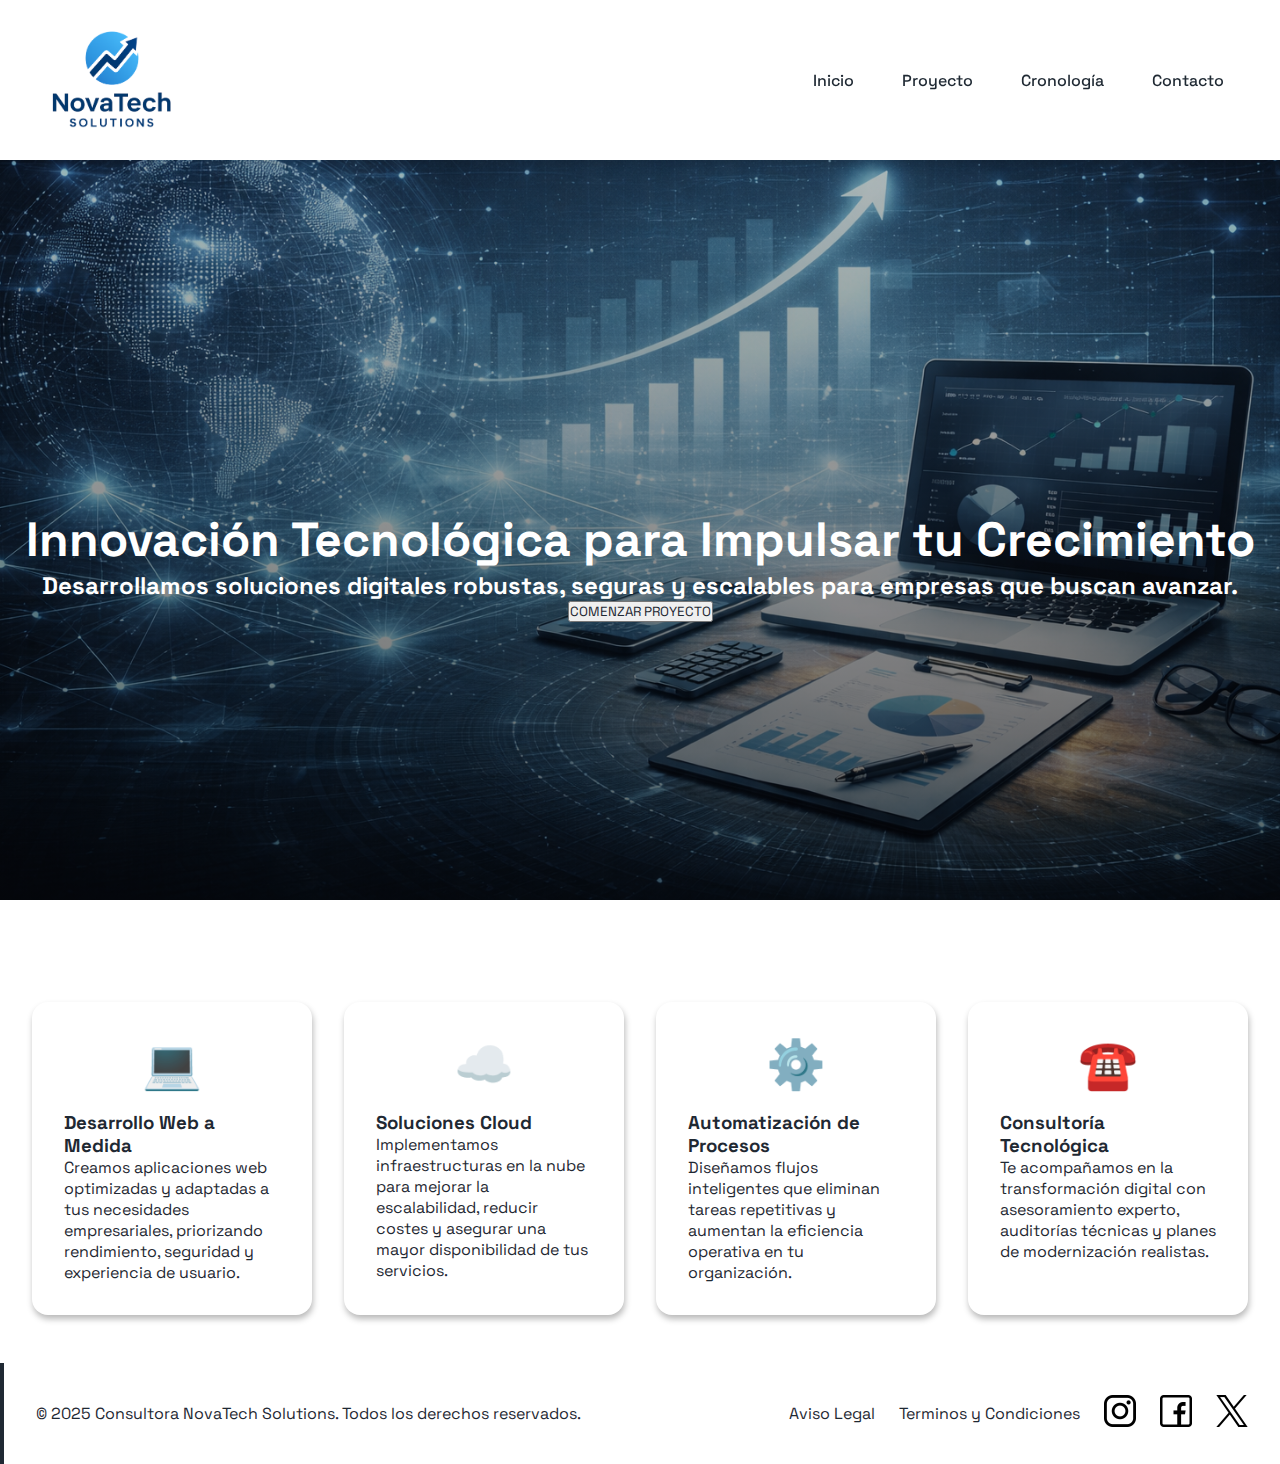
<file: index.html>
<!DOCTYPE html>
<html lang="en">

<head>
    <!-- METADATOS -->
    <meta charset="UTF-8">
    <meta name="viewport" content="width=device-width, initial-scale=1.0">
    <meta name="description"
        content="NovaTech Solutions desarrolla sistemas de gestión de reservas personalizados para empresas. Soluciones tecnológicas innovadoras con soporte 24/7.">
    <link rel="icon" href="img/icono_consultora.svg">
    <link rel="stylesheet" href="./css/style.css">
    <link href="https://fonts.googleapis.com/css2?family=Space+Grotesk:wght@300..700&display=swap" rel="stylesheet">
    <title>NovaTech Solutions</title>
</head>

<body>

    <!-- HEADER -->
    <header>
        <img src="img/logo_consultora.png" alt="Logo de la consultora">
        <nav>
            <ul>
                <li><a href="index.html">Inicio</a></li>
                <li><a href="proyecto-reservas.html">Proyecto</a></li>
                <li><a href="cronologia.html">Cronología</a></li>
                <li><a href="contacto.html">Contacto</a></li>
            </ul>
        </nav>
    </header>

    <main>
        <!-- HERO -->
        <div class="hero-content">
            <h1>Innovación Tecnológica para Impulsar tu Crecimiento</h1>
            <h2>Desarrollamos soluciones digitales robustas, seguras y escalables para empresas que buscan avanzar.</h2>
            <input type="button" onclick="window.location.href='./contacto.html'" value="COMENZAR PROYECTO">
        </div>

        <!-- SERVICIOS -->
        <div class="servicios">
            <section class="servicios-ofrecidos">
                <div class="main-icono">💻</div>
                <h3>Desarrollo Web a Medida</h3>
                <p>
                    Creamos aplicaciones web optimizadas y adaptadas a tus necesidades empresariales, priorizando
                    rendimiento, seguridad y experiencia de usuario.</p>
            </section>
            <section class="servicios-ofrecidos">
                <div class="main-icono">☁️</div>
                <h3>Soluciones Cloud</h3>
                <p>Implementamos infraestructuras en la nube para mejorar la escalabilidad, reducir costes y asegurar
                    una mayor disponibilidad de tus servicios.</p>
            </section>
            <section class="servicios-ofrecidos">
                <div class="main-icono">⚙️</div>
                <h3>Automatización de Procesos</h3>
                <p>Diseñamos flujos inteligentes que eliminan tareas repetitivas y aumentan la eficiencia operativa en
                    tu organización.</p>
            </section>
            <section class="servicios-ofrecidos">
                <div class="main-icono">☎️</div>
                <h3>Consultoría Tecnológica</h3>
                <p>Te acompañamos en la transformación digital con asesoramiento experto, auditorías técnicas y planes
                    de modernización realistas.</p>
            </section>
        </div>
    </main>

    <!-- FOOTER -->
    <footer>
        <p>© 2025 Consultora NovaTech Solutions. Todos los derechos reservados.</p>
        <div>
            <p><a href="#">Aviso Legal</a></p>
            <p><a href="#">Terminos y Condiciones</a></p>
            <a href="https://www.instagram.com/" class="icono-footer"><img src="img/logo_ig.png" alt="Instagram"></a>
            <a href="https://es-es.facebook.com/" class="icono-footer"><img src="img/logo_face.png" alt="Facebook"></a>
            <a href="https://twitter.com/" class="icono-footer"><img src="img/logo_x.png" alt="X"></a>
        </div>
    </footer>

</body>

</html>
</file>
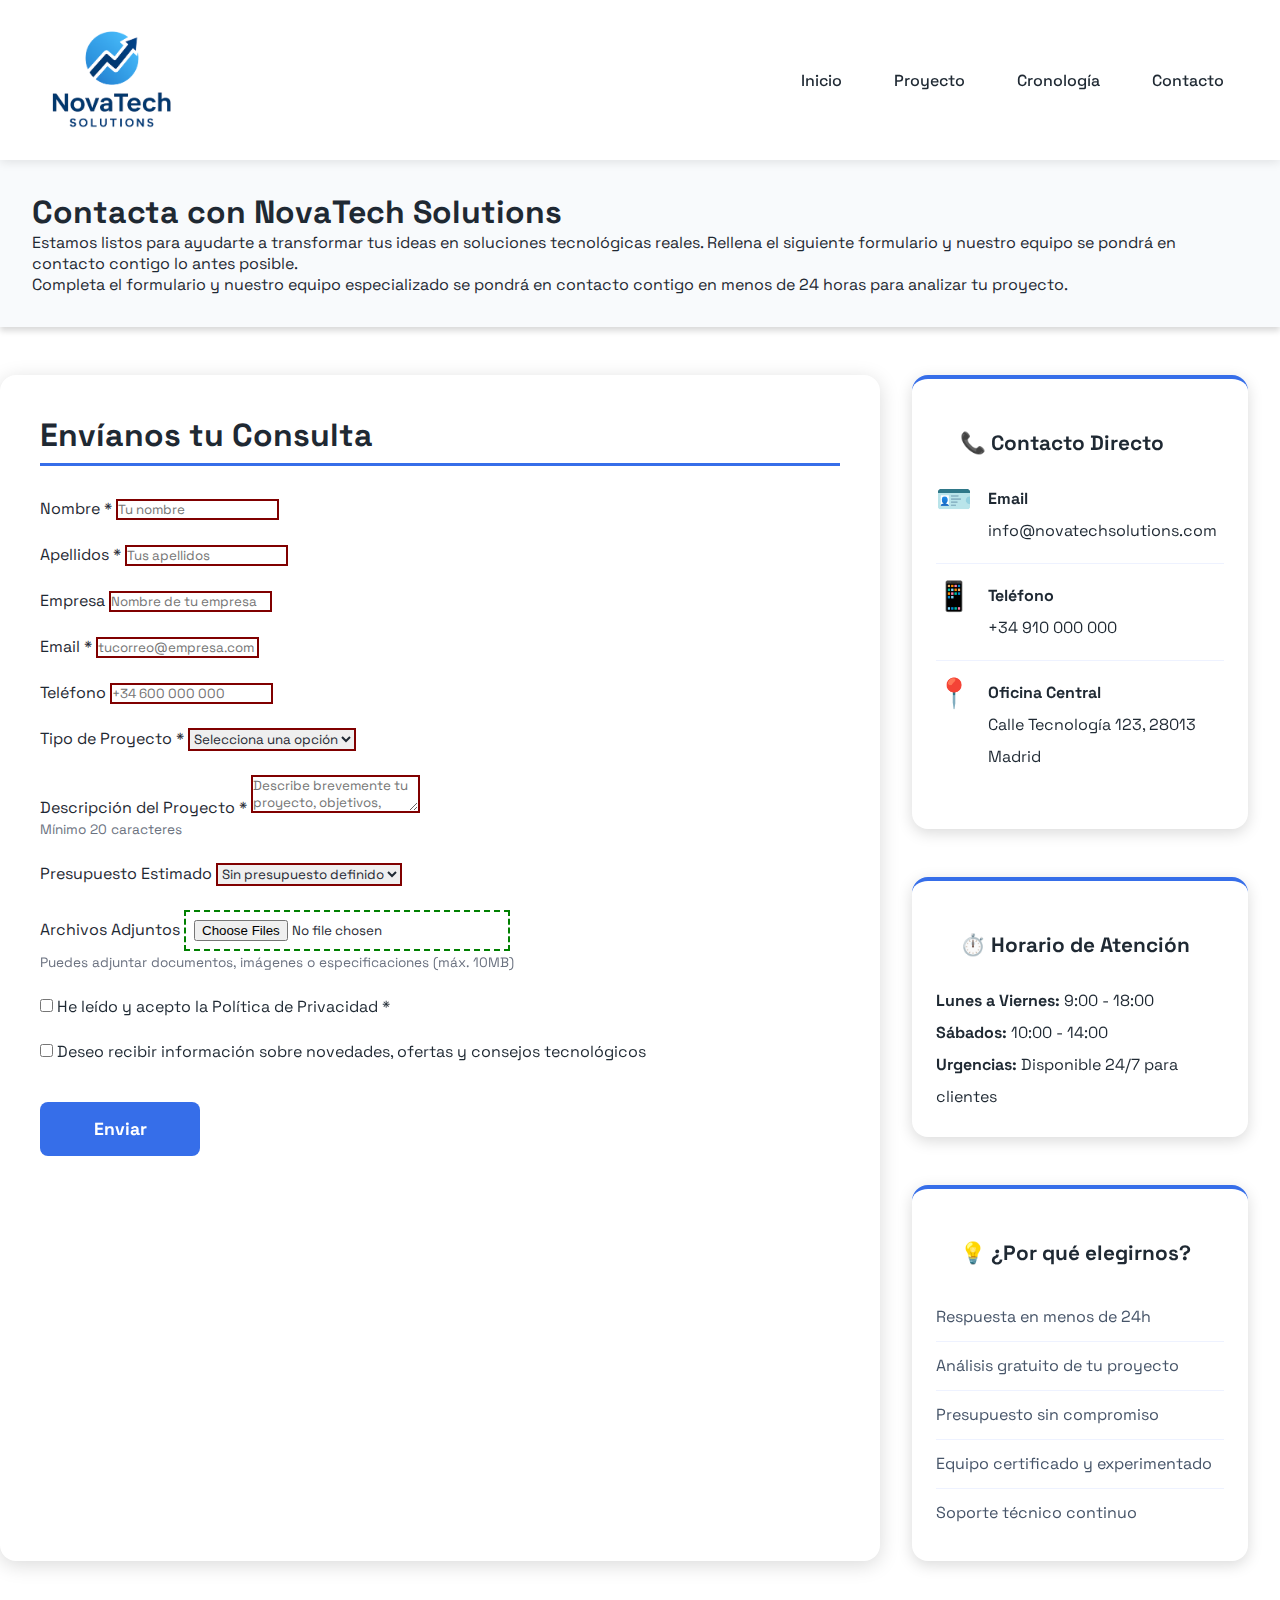
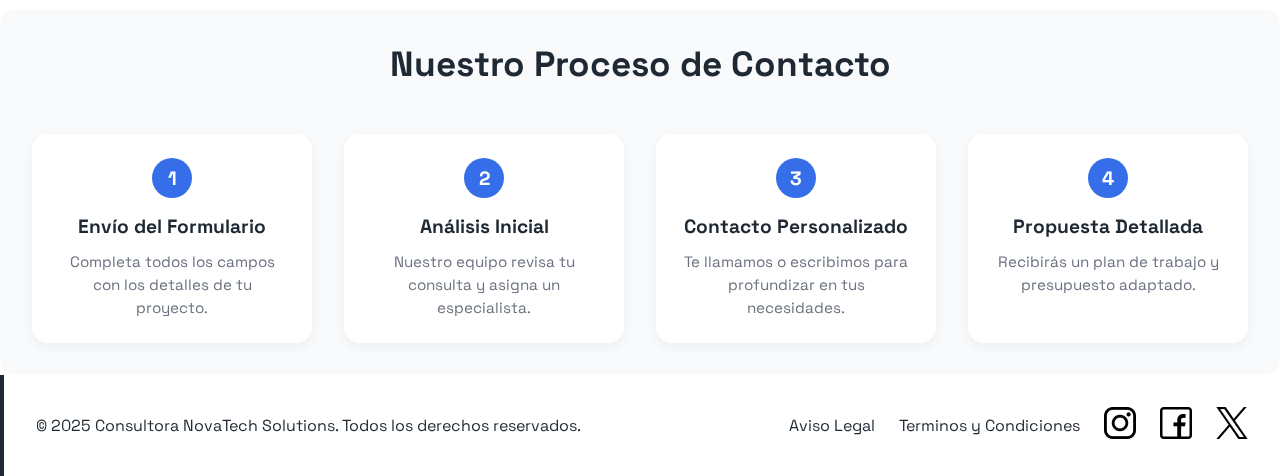
<file: contacto.html>
<!DOCTYPE html>
<html lang="en">

<head>
    <!-- METADATOS -->
    <meta charset="UTF-8">
    <meta name="viewport" content="width=device-width, initial-scale=1.0">
    <link rel="icon" href="img/icono_consultora.svg">
    <link rel="stylesheet" href="./css/style.css">
    <link href="https://fonts.googleapis.com/css2?family=Space+Grotesk:wght@300..700&display=swap" rel="stylesheet">
    <title>Contacto | NovaTech Solutions</title>
</head>

<body>

    <!-- HEADER -->
    <header>
        <img src="img/logo_consultora.png" alt="Logo de la consultora">
        <nav>
            <a href="index.html">Inicio</a>
            <a href="proyecto-reservas.html">Proyecto</a>
            <a href="cronologia.html">Cronología</a>
            <a href="contacto.html">Contacto</a>
        </nav>
    </header>

    <main>
        <!-- INTRODUCCIÓN CONTACTO -->
        <div class="main-contacto">
            <h1>Contacta con NovaTech Solutions</h1>
            <p>Estamos listos para ayudarte a transformar tus ideas en soluciones tecnológicas reales.
                Rellena el siguiente formulario y nuestro equipo se pondrá en contacto contigo lo antes posible.</p>
            <p>Completa el formulario y nuestro equipo especializado se pondrá en contacto contigo en menos de 24 horas
                para analizar tu proyecto.</p>
        </div>

        <!-- CONTENEDOR FORMULARIO E INFO -->
        <div class="contenedor-contacto">
            <!-- FORMULARIO DE CONTACTO -->
            <section class="formulario-contacto">
                <h2>Envíanos tu Consulta</h2>
                <form action="morning-paper-a0fc.contry-1990.workers.dev" method="POST" enctype="multipart/form-data">

                    <!-- CAMPO NOMBRE -->
                    <div class="form-group">
                        <label for="nombre">Nombre *</label>
                        <input type="text" name="nombre" id="nombre" required placeholder="Tu nombre">
                    </div>

                    <!-- CAMPO APELLIDOS -->
                    <div class="form-group">
                        <label for="apellidos">Apellidos *</label>
                        <input type="text" name="apellidos" id="apellidos" required placeholder="Tus apellidos">
                    </div>

                    <!-- CAMPO EMPRESA -->
                    <div class="form-group">
                        <label for="empresa">Empresa</label>
                        <input type="text" name="empresa" id="empresa" required placeholder="Nombre de tu empresa">
                    </div>

                    <!-- CAMPO EMAIL -->
                    <div class="form-group">
                        <label for="email">Email *</label>
                        <input type="email" name="email" id="email" minlength="10" required
                            placeholder="tucorreo@empresa.com">
                    </div>

                    <!-- CAMPO TELÉFONO -->
                    <div class="form-group">
                        <label for="telefono">Teléfono</label>
                        <input type="tel" name="telefono" id="telefono" required placeholder="+34 600 000 000">
                    </div>

                    <!-- SELECT TIPO DE PROYECTO -->
                    <div class="form-group">
                        <label for="tipo-proyecto">Tipo de Proyecto *</label>
                        <select name="tipo-proyecto" id="tipo-proyecto" required>
                            <option value="" disabled selected>Selecciona una opción</option>
                            <option value="desarrollo-web">Desarrollo Web</option>
                            <option value="aplicacion-movil">Aplicación Móvil</option>
                            <option value="cloud">Soluciones Cloud</option>
                            <option value="automatizacion">Automatización</option>
                            <option value="consultoria">Consultoría</option>
                            <option value="otros">Otros</option>
                        </select>
                    </div>

                    <!-- TEXTAREA DESCRIPCIÓN (MÍNIMO 20 CARACTERES) -->
                    <div class="form-group">
                        <label for="motivo">Descripción del Proyecto *</label>
                        <textarea name="motivo" id="motivo" minlength="20" required
                            placeholder="Describe brevemente tu proyecto, objetivos, timeline estimado y cualquier requisito específico..."></textarea><br>
                        <span id="requerimiento">Mínimo 20 caracteres</span>
                    </div>

                    <!-- SELECT PRESUPUESTO -->
                    <div class="form-group">
                        <label for="presupuesto">Presupuesto Estimado</label>
                        <select name="presupuesto" required>
                            <option value="" selected>Sin presupuesto definido</option>
                            <option value="menos-5k">Menos de 5.000€</option>
                            <option value="5k-15k">5.000€ - 15.000€</option>
                            <option value="15k-30k">15.000€ - 30.000€</option>
                            <option value="30k-50k">30.000€ - 50.000€</option>
                            <option value="mas-50k">Más de 50.000€</option>
                        </select>
                    </div>

                    <!-- INPUT ARCHIVOS (OPCIONAL, MÚLTIPLES) -->
                    <div class="form-group">
                        <label for="archivos">Archivos Adjuntos</label>
                        <input type="file" name="archivos" multiple> <br>
                        <span id="requerimiento">Puedes adjuntar documentos, imágenes o especificaciones (máx.
                            10MB)</span>
                    </div>

                    <!-- CHECKBOX POLÍTICA DE PRIVACIDAD -->
                    <div class="form-group">
                        <input type="checkbox" name="privacidad" required>
                        <label for="privacidad">
                            He leído y acepto la <a href="#" target="_blank">Política de Privacidad</a> *
                        </label>
                    </div>

                    <!-- CHECKBOX NEWSLETTER -->
                    <div class="form-group">
                        <input type="checkbox" name="newsletter">
                        <label for="newsletter">
                            Deseo recibir información sobre novedades, ofertas y consejos tecnológicos
                        </label>
                    </div>

                    <!-- BOTÓN ENVIAR (SUBMIT) -->
                    <button type="submit" class="btn-enviar">Enviar</button>
                </form>
            </section>

            <!-- INFO DE CONTACTO -->
            <aside class="info-contacto">
                <div class="info-card">
                    <h3>📞 Contacto Directo</h3>
                    <div class="contacto-item">
                        <span>🪪</span>
                        <div>
                            <strong>Email</strong>
                            <p>info@novatechsolutions.com</p>
                        </div>
                    </div>

                    <div class="contacto-item">
                        <span>📱</span>
                        <div>
                            <strong>Teléfono</strong>
                            <p>+34 910 000 000</p>
                        </div>
                    </div>

                    <div class="contacto-item">
                        <span>📍</span>
                        <div>
                            <strong>Oficina Central</strong>
                            <p>Calle Tecnología 123, 28013 Madrid</p>
                        </div>
                    </div>
                </div>

                <div class="info-card">
                    <h3>⏱️ Horario de Atención</h3>
                    <p><strong>Lunes a Viernes:</strong> 9:00 - 18:00</p>
                    <p><strong>Sábados:</strong> 10:00 - 14:00</p>
                    <p><strong>Urgencias:</strong> Disponible 24/7 para clientes</p>
                </div>

                <div class="info-card">
                    <h3>💡 ¿Por qué elegirnos?</h3>
                    <ul>
                        <li>Respuesta en menos de 24h</li>
                        <li>Análisis gratuito de tu proyecto</li>
                        <li>Presupuesto sin compromiso</li>
                        <li>Equipo certificado y experimentado</li>
                        <li>Soporte técnico continuo</li>
                    </ul>
                </div>
            </aside>
        </div>

        <!-- PROCESO DE CONTACTO -->
        <section class="proceso-contacto">
            <h2>Nuestro Proceso de Contacto</h2>
            <div class="pasos">
                <div class="paso">
                    <span class="numero">1</span>
                    <h3>Envío del Formulario</h3>
                    <p>Completa todos los campos con los detalles de tu proyecto.</p>
                </div>

                <div class="paso">
                    <span class="numero">2</span>
                    <h3>Análisis Inicial</h3>
                    <p>Nuestro equipo revisa tu consulta y asigna un especialista.</p>
                </div>

                <div class="paso">
                    <span class="numero">3</span>
                    <h3>Contacto Personalizado</h3>
                    <p>Te llamamos o escribimos para profundizar en tus necesidades.</p>
                </div>

                <div class="paso">
                    <span class="numero">4</span>
                    <h3>Propuesta Detallada</h3>
                    <p>Recibirás un plan de trabajo y presupuesto adaptado.</p>
                </div>
            </div>
        </section>
    </main>

    <!-- FOOTER -->
    <footer>
        <p>© 2025 Consultora NovaTech Solutions. Todos los derechos reservados.</p>
        <div>
            <p><a href="#">Aviso Legal</a></p>
            <p><a href="#">Terminos y Condiciones</a></p>
            <a href="https://www.instagram.com/" class="icono-footer"><img src="img/logo_ig.png" alt="Instagram"></a>
            <a href="https://es-es.facebook.com/" class="icono-footer"><img src="img/logo_face.png" alt="Facebook"></a>
            <a href="https://twitter.com/" class="icono-footer"><img src="img/logo_x.png" alt="X"></a>
        </div>
    </footer>

</body>

</html>
</file>
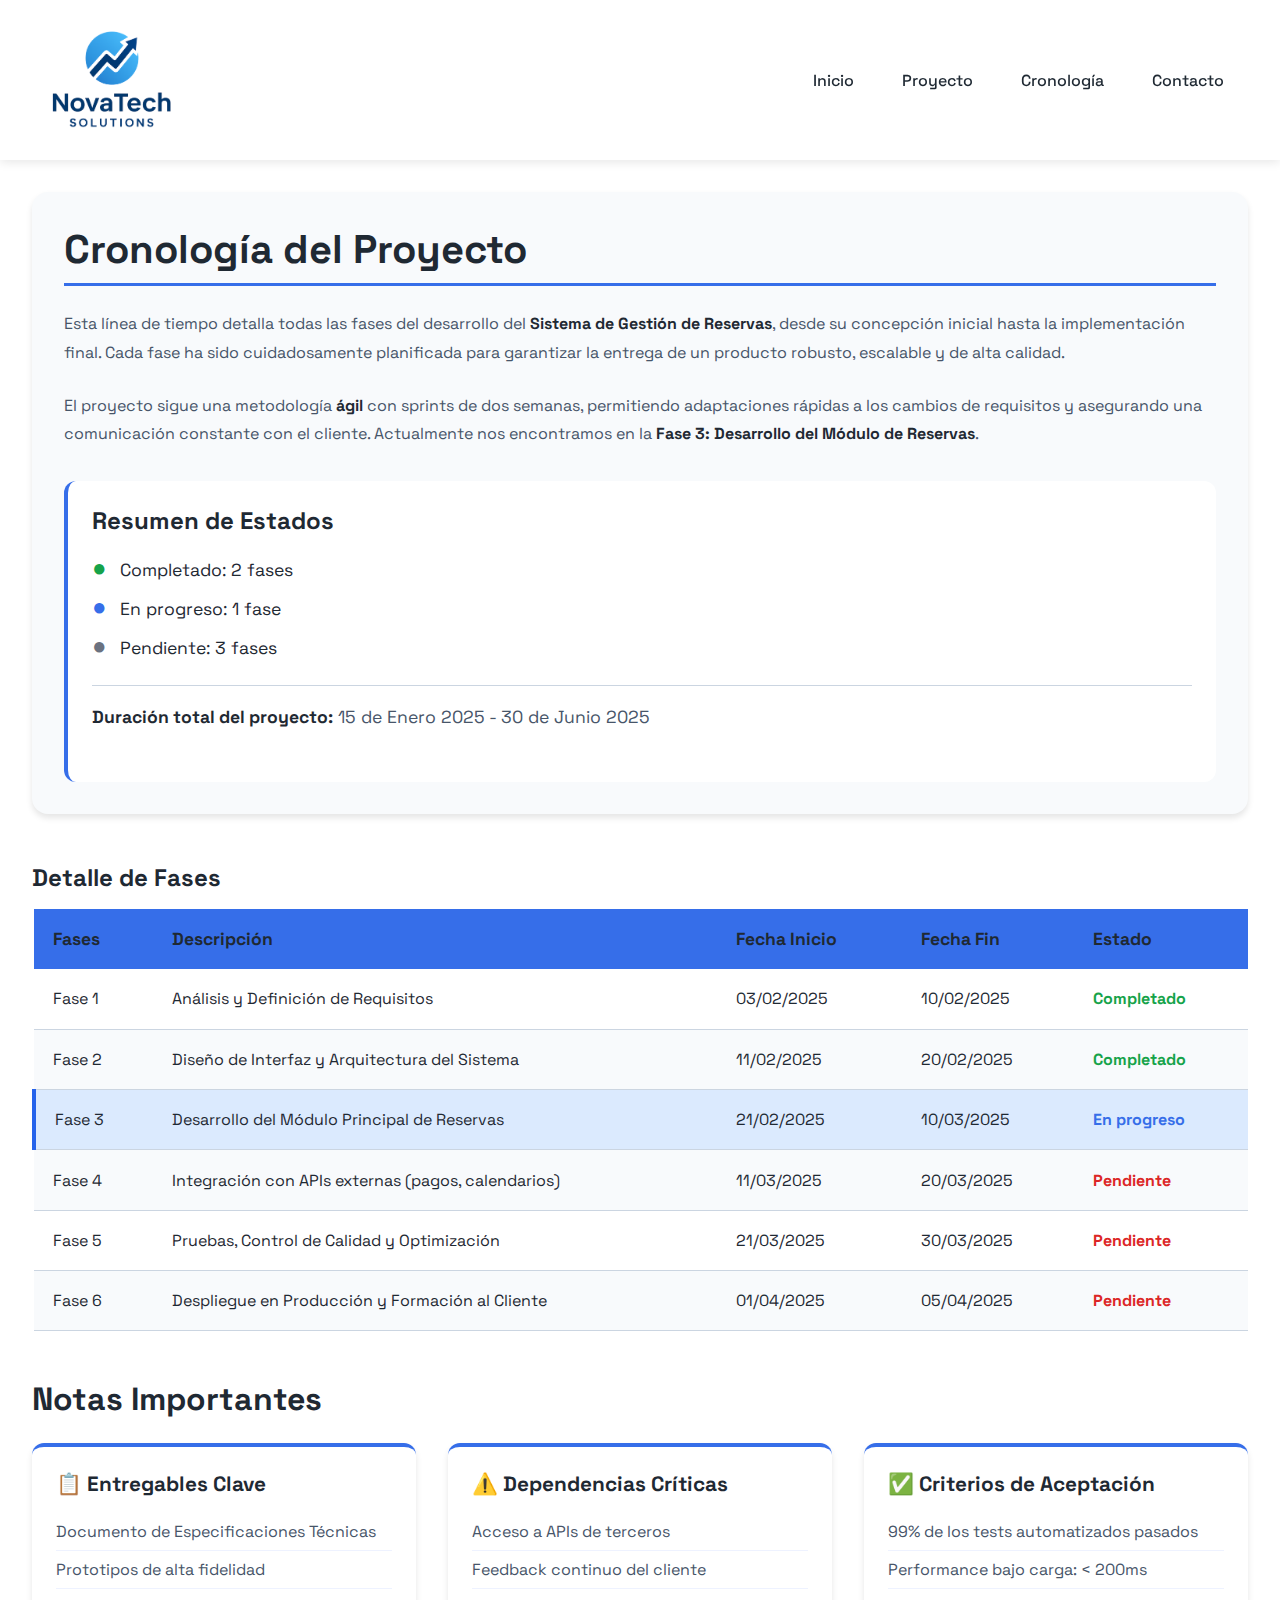
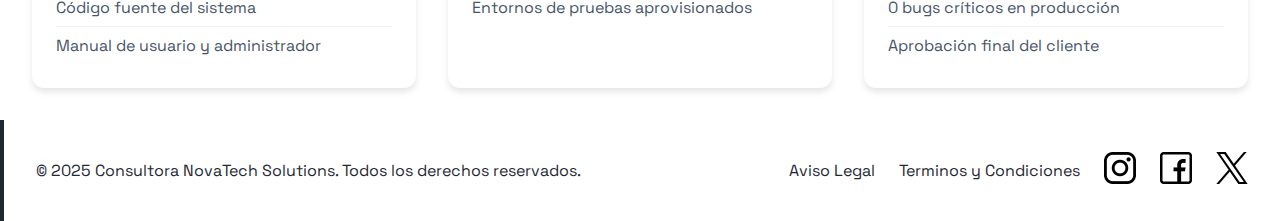
<file: cronologia.html>
<!DOCTYPE html>
<html lang="en">

<head>
    <!-- METADATOS -->
    <meta charset="UTF-8">
    <meta name="viewport" content="width=device-width, initial-scale=1.0">
    <link rel="icon" href="img/icono_consultora.svg">
    <link rel="stylesheet" href="./css/style.css">
    <link href="https://fonts.googleapis.com/css2?family=Space+Grotesk:wght@300..700&display=swap" rel="stylesheet">
    <title>Cronología | NovaTech Solutions</title>
</head>

<body>

    <!-- HEADER -->
    <header>
        <img src="img/logo_consultora.png" alt="Logo de la consultora">
        <nav>
            <ul>
                <li><a href="index.html">Inicio</a></li>
                <li><a href="proyecto-reservas.html">Proyecto</a></li>
                <li><a href="cronologia.html">Cronología</a></li>
                <li><a href="contacto.html">Contacto</a></li>
            </ul>
        </nav>
    </header>

    <main class="main-cronologia">
        <!-- DESCRIPCIÓN CRONOLOGÍA -->
        <section class="descripcion-cronologia">
            <h1>Cronología del Proyecto</h1>
            <p>Esta línea de tiempo detalla todas las fases del desarrollo del <strong>Sistema de Gestión de
                    Reservas</strong>, desde su concepción inicial hasta la implementación final. Cada fase ha sido
                cuidadosamente planificada para garantizar la entrega de un producto robusto, escalable y de alta
                calidad.</p>

            <p>El proyecto sigue una metodología <strong>ágil</strong> con sprints de dos semanas, permitiendo
                adaptaciones rápidas a los cambios de requisitos y asegurando una comunicación constante con el cliente.
                Actualmente nos encontramos en la <strong>Fase 3: Desarrollo del Módulo de Reservas</strong>.</p>

            <div class="resumen-estados">
                <h2>Resumen de Estados</h2>
                <ul>
                    <li><span class="estado completado">●</span> Completado: 2 fases</li>
                    <li><span class="estado progreso">●</span> En progreso: 1 fase</li>
                    <li><span class="estado pendiente">●</span> Pendiente: 3 fases</li>
                </ul>
                <p class="fecha-proyecto"><strong>Duración total del proyecto:</strong> 15 de Enero 2025 - 30 de Junio
                    2025</p>
            </div>
        </section>

        <!-- TABLA CRONOLOGÍA -->
        <section class="tabla-cronologia">
            <h2>Detalle de Fases</h2>
            <table>
                <thead>
                    <tr>
                        <th>Fases</th>
                        <th>Descripción</th>
                        <th>Fecha Inicio</th>
                        <th>Fecha Fin</th>
                        <th>Estado</th>
                    </tr>
                </thead>
                <tbody>
                    <tr>
                        <td>Fase 1</td>
                        <td>Análisis y Definición de Requisitos</td>
                        <td>03/02/2025</td>
                        <td>10/02/2025</td>
                        <td id="completado">Completado</td>
                    </tr>

                    <tr>
                        <td>Fase 2</td>
                        <td>Diseño de Interfaz y Arquitectura del Sistema</td>
                        <td>11/02/2025</td>
                        <td>20/02/2025</td>
                        <td id="completado">Completado</td>
                    </tr>

                    <tr>
                        <td>Fase 3</td>
                        <td>Desarrollo del Módulo Principal de Reservas</td>
                        <td>21/02/2025</td>
                        <td>10/03/2025</td>
                        <td id="en-progreso">En progreso</td>
                    </tr>

                    <tr>
                        <td>Fase 4</td>
                        <td>Integración con APIs externas (pagos, calendarios)</td>
                        <td>11/03/2025</td>
                        <td>20/03/2025</td>
                        <td id="pendiente">Pendiente</td>
                    </tr>

                    <tr>
                        <td>Fase 5</td>
                        <td>Pruebas, Control de Calidad y Optimización</td>
                        <td>21/03/2025</td>
                        <td>30/03/2025</td>
                        <td id="pendiente">Pendiente</td>
                    </tr>

                    <tr>
                        <td>Fase 6</td>
                        <td>Despliegue en Producción y Formación al Cliente</td>
                        <td>01/04/2025</td>
                        <td>05/04/2025</td>
                        <td id="pendiente">Pendiente</td>
                    </tr>
                </tbody>
            </table>
        </section>

        <!-- NOTAS IMPORTANTES -->
        <section class="notas-importantes">
            <h2>Notas Importantes</h2>
            <div class="notas-contenedor">
                <div class="nota">
                    <h3>📋 Entregables Clave</h3>
                    <ul>
                        <li>Documento de Especificaciones Técnicas</li>
                        <li>Prototipos de alta fidelidad</li>
                        <li>Código fuente del sistema</li>
                        <li>Manual de usuario y administrador</li>
                    </ul>
                </div>

                <div class="nota">
                    <h3>⚠️ Dependencias Críticas</h3>
                    <ul>
                        <li>Acceso a APIs de terceros</li>
                        <li>Feedback continuo del cliente</li>
                        <li>Entornos de pruebas aprovisionados</li>
                    </ul>
                </div>

                <div class="nota">
                    <h3>✅ Criterios de Aceptación</h3>
                    <ul>
                        <li>99% de los tests automatizados pasados</li>
                        <li>Performance bajo carga: &lt; 200ms</li>
                        <li>0 bugs críticos en producción</li>
                        <li>Aprobación final del cliente</li>
                    </ul>
                </div>
            </div>
        </section>
    </main>

    <!-- FOOTER -->
    <footer>
        <p>© 2025 Consultora NovaTech Solutions. Todos los derechos reservados.</p>
        <div>
            <p><a href="#">Aviso Legal</a></p>
            <p><a href="#">Terminos y Condiciones</a></p>
            <a href="https://www.instagram.com/" class="icono-footer"><img src="img/logo_ig.png" alt="Instagram"></a>
            <a href="https://es-es.facebook.com/" class="icono-footer"><img src="img/logo_face.png" alt="Facebook"></a>
            <a href="https://twitter.com/" class="icono-footer"><img src="img/logo_x.png" alt="X"></a>
        </div>
    </footer>

</body>

</html>
</file>
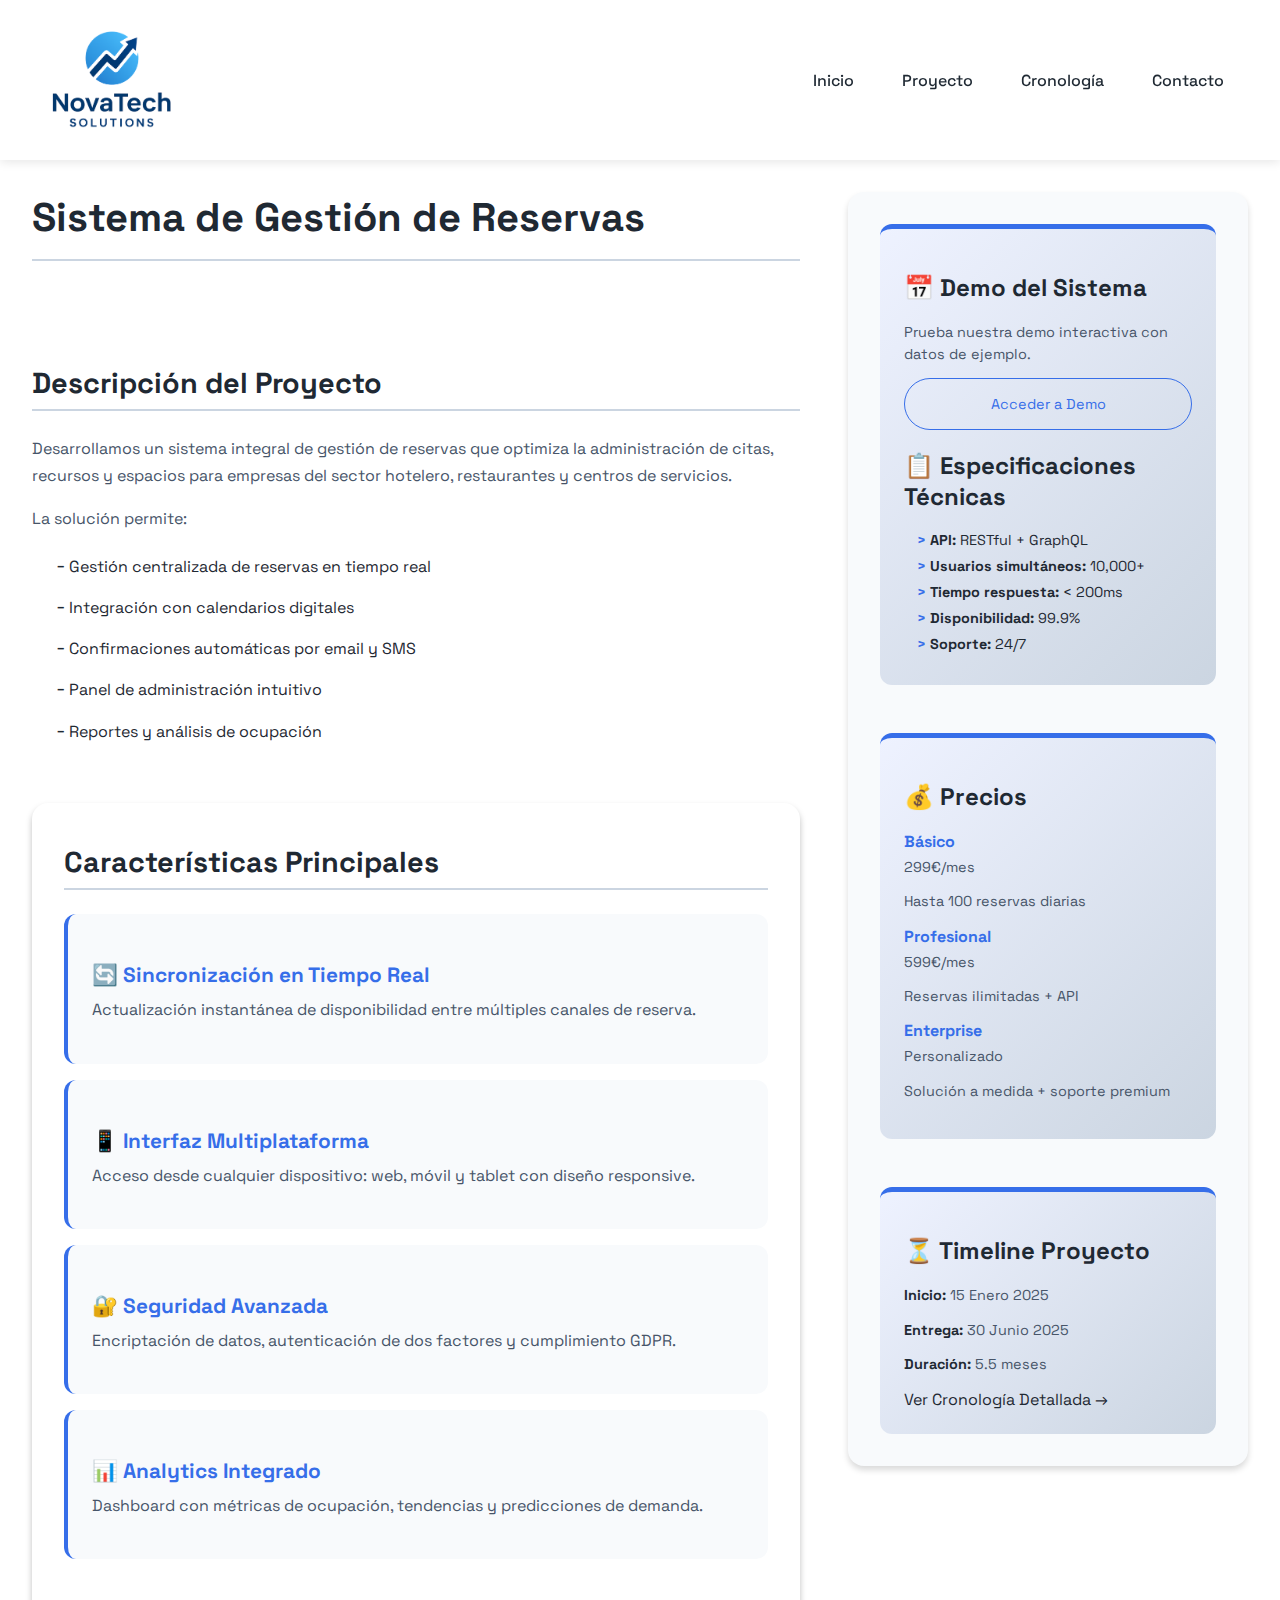
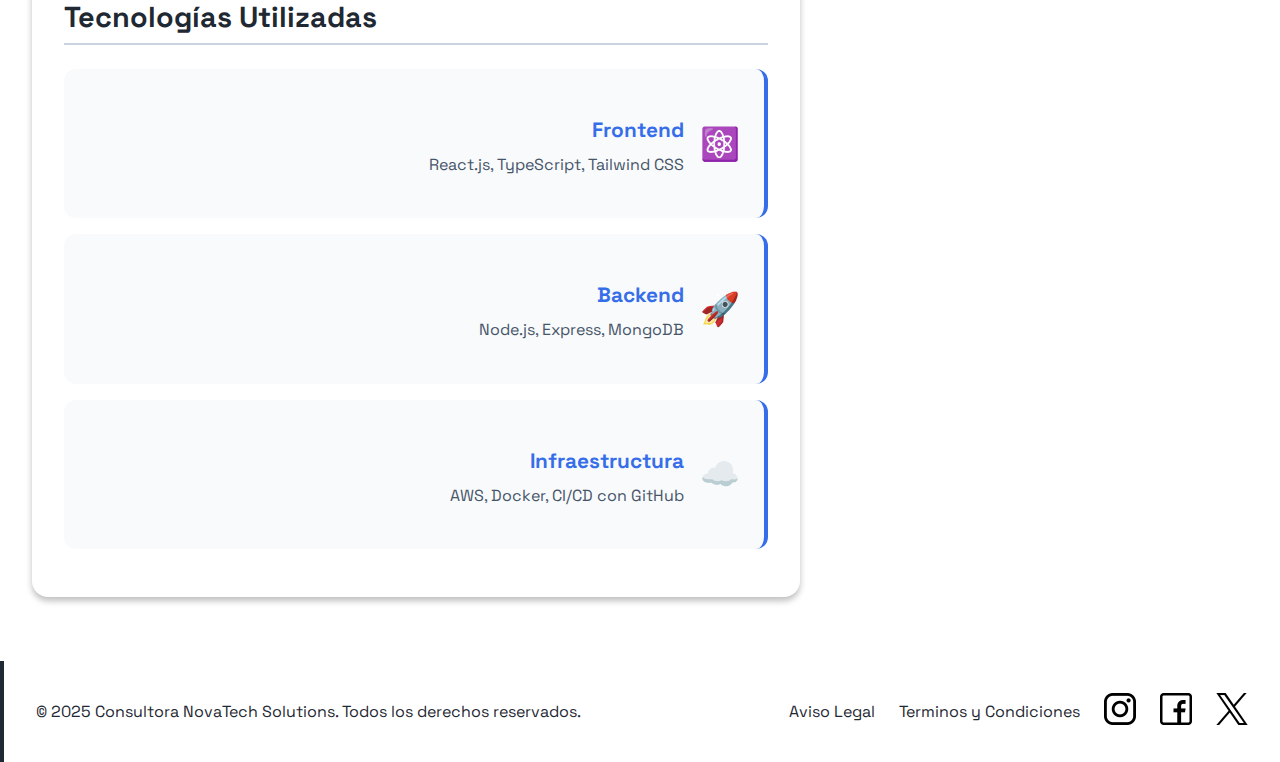
<file: proyecto-reservas.html>
<!DOCTYPE html>
<html lang="es">

<head>
    <!-- METADATOS -->
    <meta charset="UTF-8">
    <meta name="viewport" content="width=device-width, initial-scale=1.0">
    <meta name="description" content="Sistema de Gestión de Reservas - NovaTech Solutions">
    <link rel="icon" href="img/icono_consultora.svg">
    <link rel="stylesheet" href="./css/style.css">
    <link href="https://fonts.googleapis.com/css2?family=Space+Grotesk:wght@300..700&display=swap" rel="stylesheet">
    <title>Sistema de Gestión de Reservas | NovaTech Solutions</title>
</head>

<body>
    <!-- HEADER -->
    <header>
        <img src="img/logo_consultora.png" alt="Logo de la consultora">
        <nav>
            <ul>
                <li><a href="index.html">Inicio</a></li>
                <li><a href="proyecto-reservas.html">Proyecto</a></li>
                <li><a href="cronologia.html">Cronología</a></li>
                <li><a href="contacto.html">Contacto</a></li>
            </ul>
        </nav>
    </header>

    <main class="main-proyecto">
        <div class="proyecto-container">
            <!-- CONTENIDO PRINCIPAL -->
            <article class="contenido-principal">
                <h1>Sistema de Gestión de Reservas</h1>

                <!-- DESCRIPCIÓN -->
                <section class="descripcion-proyecto">
                    <h2>Descripción del Proyecto</h2>
                    <p>Desarrollamos un sistema integral de gestión de reservas que optimiza la administración de citas,
                        recursos y espacios para empresas del sector hotelero, restaurantes y centros de servicios.</p>

                    <p>La solución permite:</p>
                    <ul>
                        <li>Gestión centralizada de reservas en tiempo real</li>
                        <li>Integración con calendarios digitales</li>
                        <li>Confirmaciones automáticas por email y SMS</li>
                        <li>Panel de administración intuitivo</li>
                        <li>Reportes y análisis de ocupación</li>
                    </ul>
                </section>

                <!-- CARACTERÍSTICAS Y TECNOLOGÍAS -->
                <div class="carac-general container-carac-tecno">
                    <section>
                        <h2>Características Principales</h2>
                        <div class="caracteristica">
                            <h3>🔄 Sincronización en Tiempo Real</h3>
                            <p>Actualización instantánea de disponibilidad entre múltiples canales de reserva.</p>
                        </div>
                        <div class="caracteristica">
                            <h3>📱 Interfaz Multiplataforma</h3>
                            <p>Acceso desde cualquier dispositivo: web, móvil y tablet con diseño responsive.</p>
                        </div>
                        <div class="caracteristica">
                            <h3>🔐 Seguridad Avanzada</h3>
                            <p>Encriptación de datos, autenticación de dos factores y cumplimiento GDPR.</p>
                        </div>
                        <div class="caracteristica">
                            <h3>📊 Analytics Integrado</h3>
                            <p>Dashboard con métricas de ocupación, tendencias y predicciones de demanda.</p>
                        </div>
                    </section>
                    <section>
                        <h2>Tecnologías Utilizadas</h2>
                        <div class="tecnologia">
                            <div>
                                <h3>Frontend</h3>
                                <p>React.js, TypeScript, Tailwind CSS</p>
                            </div>
                            <span>⚛️</span>
                        </div>
                        <div class="tecnologia">
                            <div>
                                <h3>Backend</h3>
                                <p>Node.js, Express, MongoDB</p>
                            </div>
                            <span>🚀</span>
                        </div>
                        <div class="tecnologia">
                            <div>
                                <h3>Infraestructura</h3>
                                <p>AWS, Docker, CI/CD con GitHub</p>
                            </div>
                            <span>☁️</span>
                        </div>
                    </section>
                </div>
            </article>

            <!-- BARRA LATERAL -->
            <aside class="barra-lateral">
                <div class="tarjeta-lateral">
                    <h3>📅 Demo del Sistema</h3>
                    <p>Prueba nuestra demo interactiva con datos de ejemplo.</p>
                    <input type="button" value="Acceder a Demo">

                    <h3>📋 Especificaciones Técnicas</h3>
                    <ul class="especificaciones">
                        <li><strong>API:</strong> RESTful + GraphQL</li>
                        <li><strong>Usuarios simultáneos:</strong> 10,000+</li>
                        <li><strong>Tiempo respuesta:</strong> &lt; 200ms</li>
                        <li><strong>Disponibilidad:</strong> 99.9%</li>
                        <li><strong>Soporte:</strong> 24/7</li>
                    </ul>
                </div>

                <div class="tarjeta-lateral">
                    <h3>💰 Precios</h3>
                    <div class="plan">
                        <h4>Básico</h4>
                        <p class="precio">299€/mes</p>
                        <p>Hasta 100 reservas diarias</p>
                    </div>

                    <div class="plan">
                        <h4>Profesional</h4>
                        <p class="precio">599€/mes</p>
                        <p>Reservas ilimitadas + API</p>
                    </div>

                    <div class="plan">
                        <h4>Enterprise</h4>
                        <p class="precio">Personalizado</p>
                        <p>Solución a medida + soporte premium</p>
                    </div>
                </div>

                <div class="tarjeta-lateral">
                    <h3>⏳ Timeline Proyecto</h3>
                    <p><strong>Inicio:</strong> 15 Enero 2025</p>
                    <p><strong>Entrega:</strong> 30 Junio 2025</p>
                    <p><strong>Duración:</strong> 5.5 meses</p>
                    <a href="cronologia.html">Ver Cronología Detallada →</a>
                </div>
            </aside>
        </div>
    </main>

    <!-- FOOTER -->
    <footer>
        <p>© 2025 Consultora NovaTech Solutions. Todos los derechos reservados.</p>
        <div>
            <p><a href="#">Aviso Legal</a></p>
            <p><a href="#">Terminos y Condiciones</a></p>
            <a href="https://www.instagram.com/" target="_blank" class="icono-footer"><img src="img/logo_ig.png"
                    alt="Instagram"></a>
            <a href="https://es-es.facebook.com/" target="_blank" class="icono-footer"><img src="img/logo_face.png"
                    alt="Facebook"></a>
            <a href="https://twitter.com/" target="_blank" class="icono-footer"><img src="img/logo_x.png" alt="X"></a>
        </div>
    </footer>
</body>

</html>
</file>
<file: css/style.css>
/* ROOT */
:root{
    --color_principal: #2563EB;
    --color_secundario: white;
    --color_hover_nav: #366ee9;
}

/* RESET */
* {
    font-family: "Space Grotesk", sans-serif;
    margin: 0;
    padding: 0;
    box-sizing: border-box;
    color: #1F2933;
}




/* HEADER */
header {
    display: flex;
    justify-content: space-between;
    align-items: center;

    padding: 0 2rem;

    position: sticky;
    top: 0;
    z-index: 100;
    background-color: white;

    box-shadow: 0 2px 10px rgba(0, 0, 0, 0.1);
}

header img {
    height: 10rem;
}

nav ul {
    list-style: none;
    display: flex;
    align-items: center;
}

nav {
    justify-self: end;
}

a {
    text-decoration: none;
}

nav a {
    color: #1F2933;
    font-weight: 500;
    padding: 1.5rem;
    transition: all 0.65s ease 0.1s;
}

nav a:hover {
    background-color: var(--color_hover_nav);
    color: var(--color_secundario);
}


/* MAIN INDEX */
.hero-content {
    display: flex;
    flex-direction: column;
    justify-content: center;
    align-items: center;
    min-height: 90vh;


    background-image: linear-gradient(rgba(0, 0, 0, 0.2), rgba(0, 0, 0, 0.6)),
        url('../img/index-fondo.png');
    background-size: cover;
    background-position: center;
    background-repeat: no-repeat;
    background-attachment: fixed;

    margin-bottom: 2rem;
}

.hero-content h1,
.hero-content h2 {
    color: var(--color_secundario);
    text-align: center;
}

.hero-content a {
    margin-top: 2rem;
    padding: 0.8rem;
    font-size: 1rem;
    border: none;
    border-radius: 8px;
    transition: transform 0.3s ease, box-shadow 0.3s ease;
    background-color: var(--color_secundario);
}

.hero-content a:hover {
    background: var(--color_hover_nav);
    transform: translateZ(-1rem) scale(1.3);
    transition: transform 0.3s ease, box-shadow 0.3s ease;
    box-shadow: 1px 4px 6px rgba(0, 0, 0, 0.5);
}

.hero-content h1 {
    font-size: 3rem;
}

.hero-content h2 {
    font-size: 1.5rem;
}

.main-icono {
    font-size: 3rem;
    text-align: center;
    margin-bottom: 1rem;
    display: block;
}

.servicios {
    display: grid;
    align-items: stretch;
    grid-template-columns: repeat(4, 1fr);
    gap: 2rem;
    margin: 0 2rem;
}

.servicios-ofrecidos {
    margin-bottom: 3rem;
    padding: 2rem;
    border-radius: 1rem;
    box-shadow: 1px 4px 6px rgba(0, 0, 0, 0.28);
    transition: transform 0.3s ease 0.1s, box-shadow 0.3s ease 0.1s;
}

.servicios-ofrecidos:hover {
    transform: translateY(-1rem);
    transition: transform 0.3s ease 0.1s, box-shadow 0.3s ease 0.1s;
    box-shadow: 1px 4px 6px rgba(0, 0, 0, 0.5);
}




/* MAIN PROYECTO */
.proyecto-container {
    display: grid;
    grid-template-columns: 1fr 25rem;
    gap: 3rem;
    align-items: start;
}

.main-proyecto {
    padding: 2rem;
}

.contenido-principal {
    display: flex;
    flex-direction: column;
    gap: 2rem;
}

.contenido-principal h1 {
    font-size: 2.5rem;
    margin-bottom: 2rem;
    padding-bottom: 1rem;
    border-bottom: 2px solid #CBD5E1;
}

.contenido-principal h2 {
    font-size: 1.8rem;
    margin: 2.5rem 0 1.5rem;
    padding-bottom: 0.5rem;
    border-bottom: 2px solid #CBD5E1;
}

.contenido-principal h3 {
    font-size: 1.3rem;
    color: var(--color_hover_nav);
    margin: 1.5rem 0 0.5rem;
}

.contenido-principal p {
    line-height: 1.7;
    color: #475569;
    margin-bottom: 1rem;
}

.contenido-principal ul {
    padding-left: 1.5rem;
    margin-bottom: 1.5rem;
}

.contenido-principal li {
    margin-bottom: 0.5rem;
    line-height: 1.6;
    list-style: none;
}

.contenido-principal li::before {
    font-size: 1.3rem;
    content: "- ";
    left: 0;
    top: 0;
}

.carac-general {
    padding: 0.1rem 2rem 2rem 2rem;
    border-radius: 1rem;
    box-shadow: 0 4px 6px rgba(0, 0, 0, 0.25);
    margin-bottom: 2rem;
}

.caracteristica {
    padding: 1.5rem;
    margin-bottom: 1rem;
    background: #F8FAFC;
    border-radius: 0.75rem;
    border-left: 4px solid var(--color_hover_nav);
    transition: transform 0.3s ease;
}

.caracteristica:hover {
    transform: translateX(1.5rem);
    background: #EEF2FF;
}

.tecnologia {
    display: flex;
    align-items: center;
    text-align: end;
    justify-content: end;
    gap: 1rem;
    padding: 1.5rem;
    margin-bottom: 1rem;
    background: #F8FAFC;
    border-radius: 0.75rem;
    border-right: 4px solid var(--color_hover_nav);
    transition: all 0.3s ease;
}

.tecnologia:hover {
    transform: translateX(-1.5rem);
    background: #EEF2FF;
}

.tecnologia span {
    font-size: 2rem;
}

/*Barra lateral proyecto*/
.barra-lateral {
    display: flex;
    flex-direction: column;
    gap: 3rem;

    padding: 2rem;
    background: #F8FAFC;
    border-radius: 1rem;
    box-shadow: 0 4px 6px rgba(0, 0, 0, 0.15);
}

.tarjeta-lateral {
    background: linear-gradient(135deg, #EEF2FF, #CBD5E1);
    padding: 1.5rem;
    border-radius: 0.75rem;

    border-top: 5px solid var(--color_hover_nav);

    transition: box-shadow 0.3s ease, transform 0.3s ease;
}

.tarjeta-lateral h3 {
    font-size: 1.5rem;
    margin: 1.2rem 0;
    color: #1F2933;
}

.tarjeta-lateral h4 {
    font-size: 1rem;
    margin-bottom: 0.3rem;
    color: var(--color_hover_nav);
}

.tarjeta-lateral p {
    font-size: 0.9rem;
    color: #475569;
    line-height: 1.5;
    margin-bottom: 0.8rem;
}

.tarjeta-lateral ul {
    list-style: none;
    padding-left: 0;
}

.tarjeta-lateral li {
    font-size: 0.9rem;
    margin-bottom: 0.5rem;
    padding-left: 0.8rem;
    position: relative;
}

.tarjeta-lateral li::before {
    content: "> ";
    color: var(--color_hover_nav);
    font-weight: bold;
    left: 0;
    top: 0;
}

.tarjeta-lateral:hover {
    transform: translateY(-0.3rem);
    border-top: 5px dashed #6366F1;
    box-shadow: 0 14px 30px rgba(0, 0, 0, 0.18);
}


.tarjeta-lateral input[type="button"] {
    width: 100%;
    border: 1px solid var(--color_hover_nav);
    background: transparent;
    color: var(--color_hover_nav);

    font-size: 0.9rem;
    padding: 1rem;
    cursor: pointer;

    border-radius: 8rem;
    transition: box-shadow 0.3s ease, transform 0.3s ease;
}

.tarjeta-lateral input[type="button"]:hover {
    background: var(--color_hover_nav);
    color: var(--color_secundario);
    transition: transform 0.3s ease, box-shadow 0.3s ease;
    box-shadow: 5px 5px 5px rgb(0, 0, 0, 0.18);
}




/* PÁGINA CRONOLOGÍA */
.main-cronologia {
    padding: 2rem;
}

.descripcion-cronologia {
    margin-bottom: 3rem;
    padding: 2rem;
    background: #F8FAFC;
    border-radius: 1rem;
    box-shadow: 0 4px 6px rgba(0, 0, 0, 0.1);
}

.descripcion-cronologia h1 {
    font-size: 2.5rem;
    color: #1F2933;
    margin-bottom: 1.5rem;
    border-bottom: 3px solid var(--color_hover_nav);
    padding-bottom: 0.5rem;
}

.descripcion-cronologia p {
    line-height: 1.8;
    margin-bottom: 1.5rem;
    color: #475569;
}

.resumen-estados {
    background: var(--color_secundario);
    padding: 1.5rem;
    border-radius: 0.75rem;
    margin-top: 2rem;
    border-left: 4px solid var(--color_hover_nav);
}

.resumen-estados h2 {
    font-size: 1.5rem;
    margin-bottom: 1rem;
    color: #1F2933;
}

.resumen-estados ul {
    list-style: none;
    margin-bottom: 1.5rem;
}

.resumen-estados li {
    align-items: center;
    margin-bottom: 0.5rem;
    font-size: 1.1rem;
}

.estado {
    font-size: 1.5rem;
    margin-right: 0.5rem;
}

.completado {
    color: #16A34A;
}

.progreso {
    color: var(--color_hover_nav);
}

.pendiente {
    color: #6B7280;
}

.fecha-proyecto {
    font-size: 1.1rem;
    color: var(--color_hover_nav);
    padding-top: 1rem;
    border-top: 1px solid #CBD5E1;
}

/* Tabla cronologia */
table {
    margin-top: 1rem;
    width: 100%;
    border-collapse: collapse;
    background: var(--color_secundario);
    border-radius: 0.75rem;
}

thead {
    background: var(--color_hover_nav);
    color: var(--color_secundario);
}

th {
    padding: 1.2rem;
    text-align: left;
    font-size: 1.1rem;
}

td {
    padding: 1.2rem;
    border-bottom: 1px solid #CBD5E1;
    font-size: 1rem;
}

#completado {
    color: #16A34A;
    font-weight: bold;
}

#en-progreso {
    color: var(--color_hover_nav);
    font-weight: bold;
}

#pendiente {
    color: #DC2626;
    font-weight: bold;
}

tbody tr:nth-child(odd) {
    background-color: var(--color_secundario);
}

tbody tr:nth-child(even) {
    background-color: #f8fafc;
}

tbody tr:nth-child(3) {
    background-color: #dbeafe;
    border-left: 4px solid #2563eb;
}

tbody tr:hover {
    background: #EEF2FF;
    transition: transition 0.3s ease;
}

.notas-importantes {
    margin-top: 3rem;
}

.notas-importantes h2 {
    font-size: 2rem;
    margin-bottom: 1.5rem;
    color: #1F2933;
}

.notas-contenedor {
    display: grid;
    grid-template-columns: repeat(3, 1fr);
    gap: 2rem;
}

.nota {
    background: var(--color_secundario);
    padding: 1.5rem;
    border-radius: 0.75rem;
    box-shadow: 0 4px 6px rgb(0, 0, 0, 0.1);
    border-top: 4px solid var(--color_hover_nav);
    transition: transform 0.3s ease;
}

.nota:hover {
    transform: translateY(-1rem);
}

.nota h3 {
    font-size: 1.3rem;
    margin-bottom: 1rem;
    color: #1F2933;
}

.nota ul {
    list-style: none;
    padding-left: 0;
}

.nota li {
    padding: 0.5rem 0;
    border-bottom: 1px solid #EEF2FF;
    color: #475569;
}

.nota li:last-child {
    border-bottom: none;
}




/* CONTACTO */
input:valid,
select:valid,
textarea:valid {
    border: 2px solid green;
}

input:invalid,
select:invalid,
textarea:invalid {
    border: 2px solid rgb(128, 0, 0);
}

input[type="file"]{
    padding: 0.5rem;
    border: 2px dashed green;
}

textarea:focus {
    background-color: beige;
}

.main-contacto {
    margin-bottom: 3rem;
    padding: 2rem;
    background: #F8FAFC;
    box-shadow: 0 4px 6px rgb(0, 0, 0, 0.15);
}

.contenedor-contacto {
    display: grid;
    grid-template-columns: 1fr 25rem;
}

.formulario-contacto {
    background: var(--color_secundario);
    padding: 2.5rem;
    border-radius: 1rem;
    box-shadow: 0 4px 20px rgba(0, 0, 0, 0.15);
}

.formulario-contacto h2 {
    font-size: 2rem;
    margin-bottom: 2rem;
    color: #1F2933;
    border-bottom: 3px solid var(--color_hover_nav);
    padding-bottom: 0.5rem;
}

.form-group {
    margin-bottom: 1.5rem;
}

#requerimiento {
    color: #6B7280;
    font-size: 0.85rem;
}

.btn-enviar {
    width: 20%;
    padding: 1rem;
    background: var(--color_hover_nav);
    color: var(--color_secundario);
    border: none;
    border-radius: 0.5rem;
    font-size: 1.1rem;
    font-weight: bold;
    cursor: pointer;
    transition: all 0.3s ease;
    margin-top: 1rem;
}

.info-contacto {
    display: flex;
    flex-direction: column;
    gap: 3rem;
    padding: 0 2rem;
    border-radius: 1rem;
}

.info-card {
    background: var(--color_secundario);
    padding: 1.5rem;
    border-radius: 1rem;
    line-height: 2rem;
    box-shadow: 0 4px 15px rgb(0, 0, 0, 0.15);
    border-top: 4px solid var(--color_hover_nav);
}

.info-card h3 {
    font-size: 1.3rem;
    padding: 1.5rem;
    color: #1F2933;
}

.contacto-item {
    display: flex;
    align-items: flex-start;
    gap: 1rem;
    margin-bottom: 1rem;
    padding-bottom: 1rem;
    border-bottom: 1px solid #EEF2FF;
}

.contacto-item:last-child {
    border-bottom: none;
}

.contacto-item span {
    font-size: 1.8rem;
    color: var(--color_hover_nav);
}

.info-card ul {
    list-style: none;
}

.info-card li {
    padding: 0.5rem 0;
    border-bottom: 1px solid #EEF2FF;
    color: #475569;
}

.info-card li:last-child {
    border-bottom: none;
}

/* Proceso contacto */
.proceso-contacto {
    margin-top: 3rem;
    padding: 2rem;
    background: #F8FAFC;
    border-radius: 1rem;
}

.proceso-contacto h2 {
    text-align: center;
    font-size: 2.2rem;
    margin-bottom: 3rem;
    color: #1F2933;
}

.pasos {
    display: grid;
    grid-template-columns: repeat(4, 1fr);
    gap: 2rem;
}

.paso {
    text-align: center;
    padding: 1.5rem;
    background: var(--color_secundario);
    border-radius: 1rem;
    box-shadow: 0 4px 12px rgba(0, 0, 0, 0.05);
    transition: transform 0.3s ease;
}

.paso:hover {
    transform: translateY(-5px);
}

.paso .numero {
    display: inline-flex;
    align-items: center;
    justify-content: center;
    width: 40px;
    height: 40px;
    background: var(--color_hover_nav);
    color: var(--color_secundario);
    border-radius: 50%;
    font-weight: bold;
    margin-bottom: 1rem;
    font-size: 1.2rem;
}

.paso h3 {
    font-size: 1.2rem;
    margin-bottom: 0.75rem;
    color: #1F2933;
}

.paso p {
    color: #6B7280;
    font-size: 0.95rem;
    line-height: 1.5;
}




/* FOOTER */
footer {
    display: flex;
    justify-content: space-between;
    align-items: center;
    padding: 2rem;
    border-left: 4px solid #1F2933;
}

footer div {
    display: flex;
    align-items: center;
    gap: 1.5rem;
}

.icono-footer img {
    width: 32px;
    height: 32px;
    object-fit: contain;
    transition: transform 0.3s ease;
}

.icono-footer:hover {
    transform: scale(1.2);
    transition: all 0.65s ease 0.1s;
}




/* RESPONSIVE */
@media (max-width: 60rem) {

    /* CABECERA */
    header {
        flex-direction: column;
        gap: 1rem;
        position: static;
        padding: 1rem;
        text-align: center;
    }

    header img {
        height: 7rem;
    }

    nav ul {
        flex-wrap: wrap;
        justify-content: center;
        padding: 0.5rem 0;
        font-size: 0.9rem;
    }

    nav a {
        padding: 0.8rem 1rem;
    }

    header img {
        height: 7rem;
        margin: 0 auto;
    }

    nav{
        justify-self: center;
    }

    nav a:hover {
        padding: 0.85rem 1rem;
        font-size: 0.9rem;
    }

    /* INDEX */
    .hero-content {
        min-height: auto;
        padding: 1.5rem 1rem 2rem;
    }

    .hero-content h1 {
        font-size: 1.8rem;
        margin-bottom: 0.8rem;
    }

    .hero-content h2 {
        font-size: 1rem;
        margin-bottom: 1rem;
    }

    .hero-content input[type="button"] {
        margin-top: 1rem;
        font-size: 0.9rem;
        padding: 0.6rem 1rem;
    }

    /* SERVICIOS */
    .servicios {
        grid-template-columns: 1fr;
        margin: 0 1rem;
    }

    /* PROYECTO */
    .proyecto-container {
        grid-template-columns: 1fr;
        gap: 2rem;
    }

    .main-proyecto {
        padding: 1.5rem;
    }

    .barra-lateral {
        padding: 1.5rem;
    }

    /* CRONOLOGIA */
    .main-cronologia {
        padding: 1.5rem 1rem;
    }

    .descripcion-cronologia {
        padding: 1.5rem;
    }

    .descripcion-cronologia h1 {
        font-size: 1.8rem;
    }

    .resumen-estados {
        padding: 1rem;
    }

    table {
        display: block;
        width: 100%;
        overflow-x: auto;
    }

    th,
    td {
        font-size: 0.85rem;
        padding: 0.6rem;
        white-space: nowrap;
    }

    /* NOTAS */
    .notas-contenedor {
        grid-template-columns: 1fr;
    }

    /* CONTACTO */
    .contenedor-contacto {
        grid-template-columns: 1fr;
        gap: 2rem;
    }

    .formulario-contacto {
        padding: 1.5rem;
    }

    .btn-enviar {
        width: 100%;
    }

    /* PROCESO */
    .pasos {
        grid-template-columns: 1fr;
    }

    .paso {
        padding: 1.2rem;
    }

    .paso h3 {
        font-size: 1.1rem;
    }

    .paso p {
        font-size: 0.9rem;
    }

    /* FOOTER */
    footer {
        flex-direction: column;
        gap: 1.5rem;
        text-align: center;
    }
}

/* EXTRA */
@media print {
    * {
        color: #000 !important;
        background: #fff !important;
        background-color: #fff !important;
        /* Eliminar sombras y efectos innecesarios */
        box-shadow: none !important;
        text-shadow: none !important;
        border-color: #000 !important;
    }

    nav, footer, img, header, nav, footer, aside, .button, .hero-content a{
        display: none;
    }

    main{
        width: 100vw !important;
        max-width: 100dvw;
    }

    .tabla-cronologia {
        width: 100vw !important;
        max-width: 100dvw;
    }

    a[href]:after {
        content: " (" attr(href) ")";
    }

    &::after {
        content: "Página creada por: raucaymac@alu.edu.gva.es";
        display: flex;
        justify-content: center;
        margin-bottom: 1rem;
    }
}
</file>
